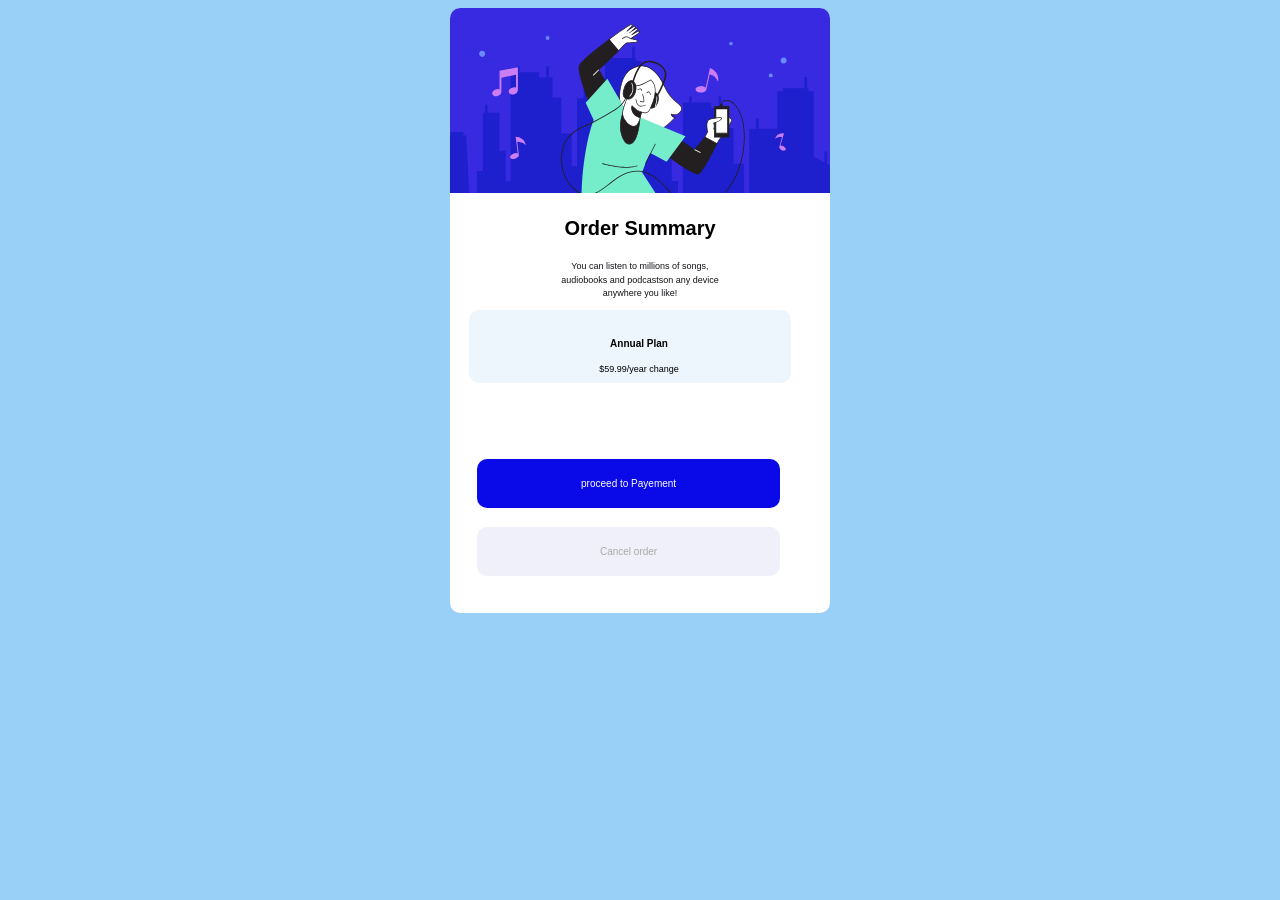
<file: assests/fifth assesment/index.html>
<!DOCTYPE html>
<html lang="en">
<head>
    <meta charset="UTF-8">
    <meta name="viewport" content="width=\, initial-scale=1.0">
    <link rel="stylesheet" href="index.css">
    <title>fifth Assesment</title>
</head>
<body>
    <div class="playlist">
    <main class="big-box">
        
        <div id="image">
            <img src="../fifth/illustration-hero.svg" alt="music-vibing-img">
        </div>

        <div class="write-up">

            <h3 id="intro">Order Summary</h3>
            <p id="information">
                You can listen to millions of songs,<br/>
                audiobooks and podcastson any device<br/>
                anywhere you like!
            </p>

            <div class="payement-plan">
               <p id="Date">Annual Plan</p>
               <div></div>
                <p id="price">$59.99/year change</p>
                </div>
            </div>
            <div class="button">
            <button id="approve">proceed to Payement</button>
            <button id="reject">Cancel order</button>
            </div>
        </div>
        
    </main>
    </div>
    
</body>
</html>
</file>
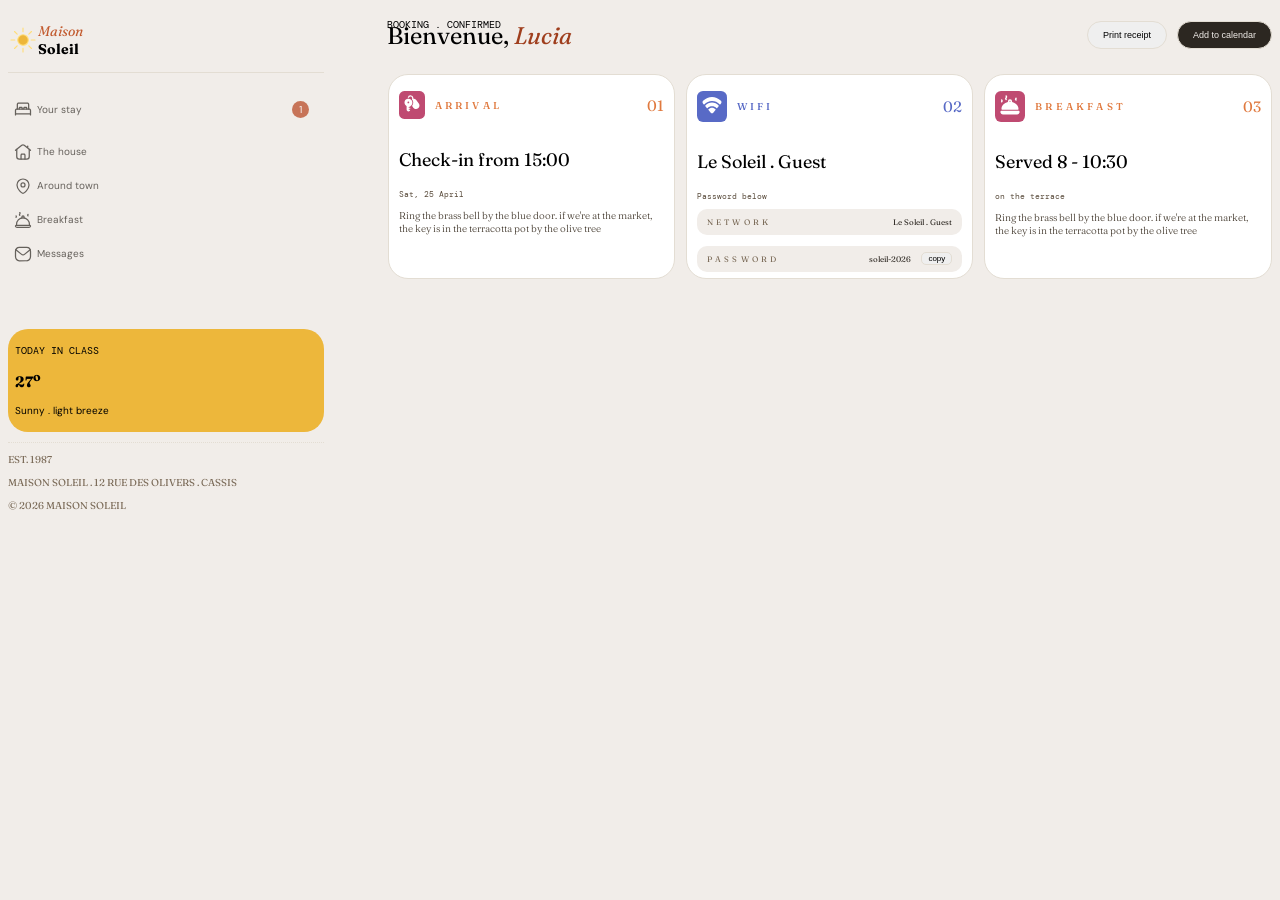
<file: solutions-folder/advancedPratice/index.html>
<!DOCTYPE html>
<html lang="en">
<head>
    <meta charset="UTF-8">
    <meta name="viewport" content="width=device-width, initial-scale=1.0">
    <link rel="icon" type="image/x-icon" href="../../assests/practiceAdvance1/favicon-32x32.png" />
 <link rel="preconnect" href="https://fonts.googleapis.com">
<link rel="preconnect" href="https://fonts.gstatic.com" crossorigin>
<link href="https://fonts.googleapis.com/css2?family=DM+Mono:ital,wght@0,300;0,400;0,500;1,300;1,400;1,500&family=DM+Sans:ital,opsz,wght@0,9..40,100..1000;1,9..40,100..1000&family=Fraunces:ital,opsz,wght@0,9..144,100..900;1,9..144,100..900&display=swap" rel="stylesheet">
    <link rel="stylesheet" href="index.css" />
    <title>Grettings</title>
</head>
<body>
    <main class="maison">

        <!--Sidebar -->
        <section class="sidebar">
            <div class="soleil">
                <img src="../../assests/practiceAdvance1/icon-sun.svg" alt="sun" width="30" />
                <p>
                    <i id="maison-text">Maison</i> <br />
                    <b>Soleil</b>
                </p>
            </div>


            <div class="link-list">
                    <div class="firsts">
                        <div class="linked">
                            <img src="../../assests/practiceAdvance1/icon-bed.svg" alt="bed" />
                            <p>Your stay</p>
                        </div>
                        <p id="num">1</p>
                     </div>
                       <div class="firsts">
                        <div  class="linked">
                            <img src="../../assests/practiceAdvance1/icon-house.svg" alt="house" />
                            The house
                        </div>
                     </div>
                       <div class="firsts">
                        <div  class="linked">
                            <img src="../../assests/practiceAdvance1/icon-pin.svg" alt="icon" />
                            Around town
                        </div>
                     </div>
                       <div class="firsts">
                        <div  class="linked">
                            <img src="../../assests/practiceAdvance1/icon-breakfast-outline.svg" alt="breakfast" />
                            Breakfast
                        </div>
                     </div>
                         <div class="firsts">
                        <div  class="linked">
                            <img src="../../assests/practiceAdvance1/icon-mail.svg" alt="breakfast" />
                            Messages
                        </div>
                     </div>
            </div>


            <div class="heads">
                <div class="sunny">
                    <p id="today">today in class</p>
                    <h1 id="deg">27<sup>o</sup></h1>
                    <p id="light">Sunny . light breeze</p>
                </div>
                <div class="date">
                    <p>est. 1987</p>
                    <p>maison soleil  . 12 rue des olivers . cassis</p>
                    <p>
                        &copy; 2026 maison soleil
                    </p>
                </div>
            </div>


        </section>





        <!--Main View-->
        <section class="main-view">
            <header>
                <p id="book">Booking . confirmed</p>
                <div class="books">
                    <p id="lucia">Bienvenue, <i style="color:  hsl(15, 69%, 37%);">lucia</i></p>
                    <div class="buttons">
                        <button class="print">Print receipt</button>
                        <button class="calendar">Add to calendar</button>
                    </div>
                </div>
            </header>

            <section>
                <!---->
            </section>


            <section class="last">
                <div class="all">
                    <div class="arrival">
                        <div class="arrive">
                           <p class="key">
<img src="../../assests/practiceAdvance1/icon-key.svg" alt="key" width="20" />
                           </p> 
                            <p >arrival</p>
                        </div>
                        <p id="val">01</p>
                    </div>

                    <p id="check">Check-in from 15:00</p>
                    <p id="sat">Sat, 25 April</p>
                    <p id="ring">Ring the brass bell by the blue door. if we're at the market, the key is in the terracotta pot by the olive tree</p>

                </div>
                <div class="all">
                    <div class="guest">
                        <div class="arrive">
                            <p class="wifi">
                            <img src="../../assests/practiceAdvance1/icon-wifi.svg" alt="key" />

                            </p>
                            <p>Wifi</p>
                        </div>
                        <p id="val">02</p>
                    </div>

                    <p id="check">Le Soleil . Guest</p>
                    <p id="sat">Password below</p>

                    <div class="network">
                        <p id="net">Network</p>
                        <p>Le Soleil . Guest</p>
                    </div>

                    <div class="password">
                        <p id="net">password</p>

                        <div class="copy">
                            <p>soleil-2026</p>
                            <button class="copy-cat">copy</button>
                        </div>
                    </div>


                </div>
                <div class="all">
                    <div class="arrival">
                        <div class="arrive">
                                                       <p class="key">

                            <img src="../../assests/practiceAdvance1/icon-breakfast.svg" alt="break" />
                            </p>
                            <p>breakfast</p>
                        </div>
                        <p id="val">03</p>
                    </div>

                    <p id="check">Served 8 - 10:30</p>
                    <p id="sat">on the terrace</p>
                    <p  id="ring">Ring the brass bell by the blue door. if we're at the market, the key is in the terracotta pot by the olive tree</p>

                </div>
            </section>

        </section>
    </main>
    
</body>
</html>
</file>
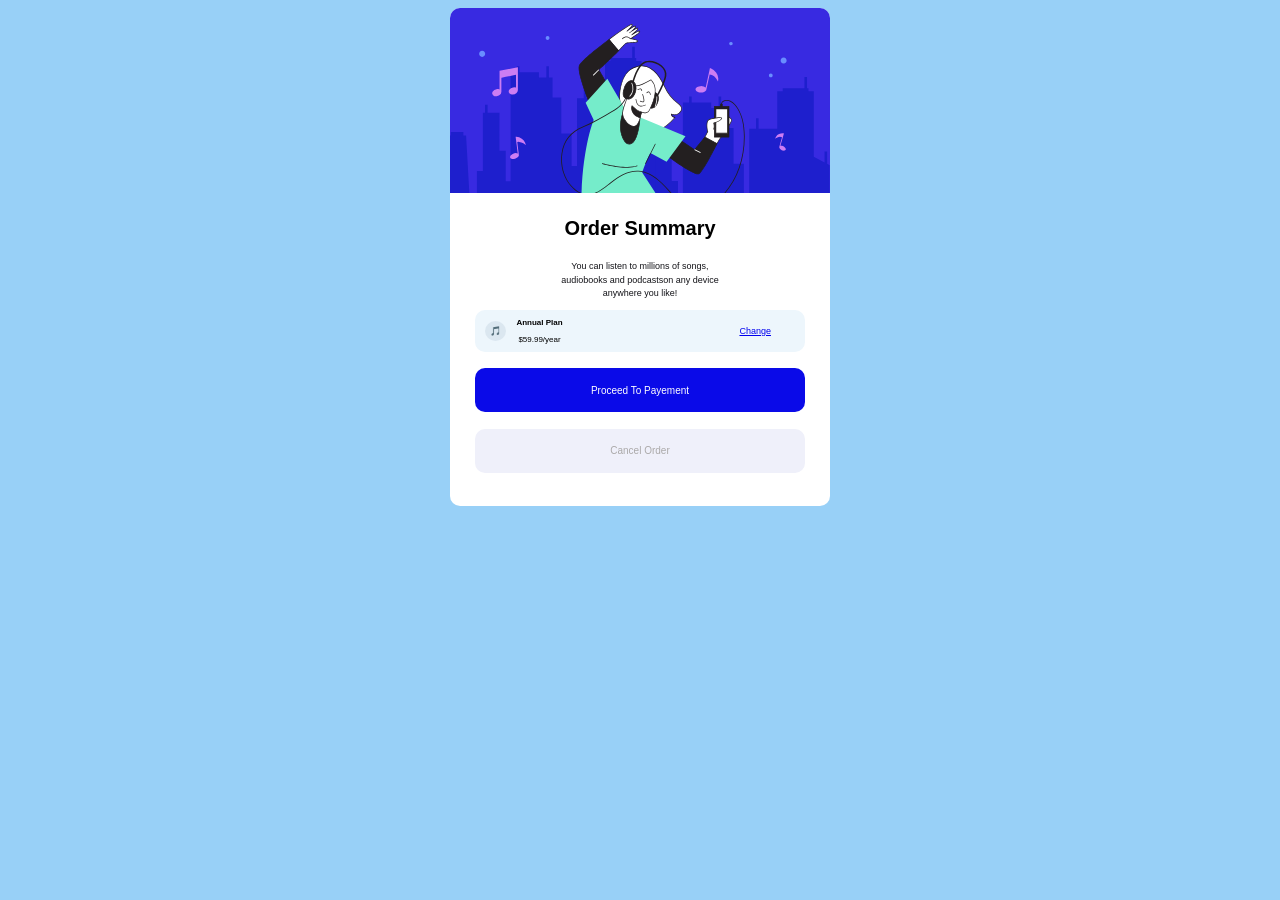
<file: solutions-folder/fifth/index.html>
<!DOCTYPE html>
<html lang="en">
<head>
    <meta charset="UTF-8">
    <meta name="viewport" content="width=\, initial-scale=1.0">
    <link rel="stylesheet" href="index.css">
    <title>fifth Assesment</title>
</head>
<body>
    <div class="playlist">
    <main class="big-box">
        
        <div id="image">
            <img src="../../assests/fifth/illustration-hero.svg" alt="music-vibing-img">
        </div>

        <div class="write-up">

            <h3 id="intro">Order Summary</h3>
            <p id="information">
                You can listen to millions of songs,<br/>
                audiobooks and podcastson any device<br/>
                anywhere you like!
            </p>

            <div class="payement-plan">
                <div class="plan">
                    <div id="music">
                        🎵
                    </div>

                    <div>
                          <p id="Date">Annual Plan</p>
                          <p id="price">$59.99/year</p>
                    </div>
                </div>
             
               <di class="change">
                <a href="#">Change</a>
                </div>
            </div>


            <div class="button">
            <button id="approve">proceed to Payement</button>
            <button id="reject">Cancel order</button>
            </div>
        </div>
        
    </main>
    </div>
    
</body>
</html>
</file>
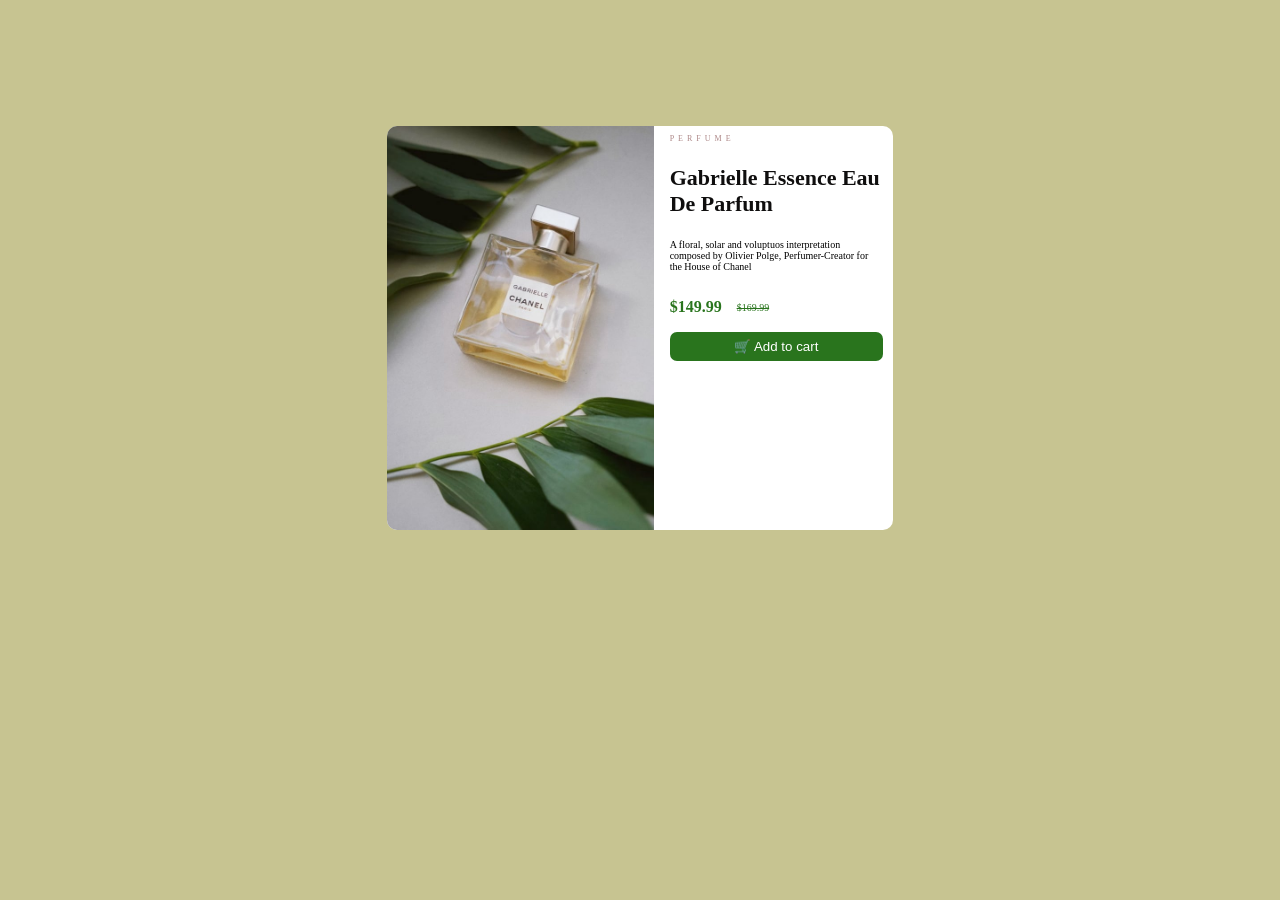
<file: solutions-folder/fourth/index.html>
<!DOCTYPE html>
<html lang="en">
<head>
    <meta charset="UTF-8">
    <meta name="viewport" content="width=device-width, initial-scale=1.0">
    <link rel="stylesheet" href="./index.css"/>
    <title>Fourth Design</title>
</head>
<body>
    <div class="big">

    <main class="big-box"> <!--Big box-->

        <div class="first-box"> <!--First Box-->
            <img src="../../assests/fourth/image-product-desktop.jpg" alt="fourth-img"  />
        </div>


        <div class="second-box"> <!--Second Box-->
            <p id="perf">perfume</p>

            <h3 id="gabriele">
                Gabrielle Essence Eau De Parfum
            </h3>

            <p id="floral">
                A floral, solar and voluptuos interpretation composed by Olivier Polge, Perfumer-Creator for the House of Chanel
            </p>

            <div class="box">
                <p style="font-weight: 800;">$149.99</p>
                <p id="small">$169.99</p>
            </div>

            <button class="button">
                🛒 Add to cart
            </button>

        </div>

    </main>
        </div>

    
</body>
</html>
</file>
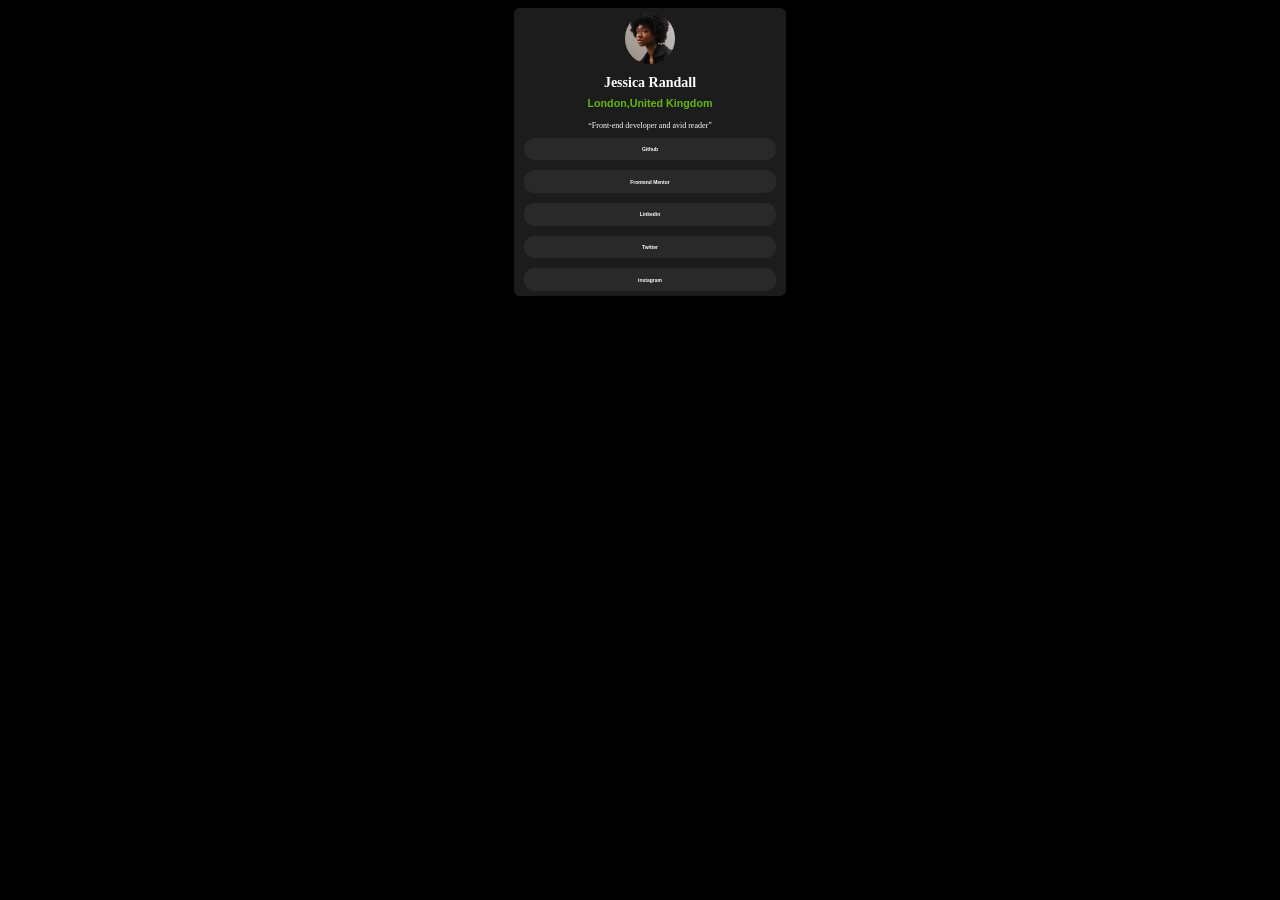
<file: solutions-folder/second/index.html>
<!DOCTYPE html>
<html lang="en">
<head>
    <meta charset="UTF-8">
    <meta name="viewport" content="width=device-width, initial-scale=1.0">
    <link rel="stylesheet" href="./index.css">
    <title>Document</title>
</head>
<body>
    <div class="portfolio">
        <div class="information">
           
            <img src="../../assests/second//avatar-jessica.jpeg" alt="avatar-jessica">
            <div class="name">
             <h2>Jessica Randall</h2>
            <h6>London,United Kingdom</h6>
            </div>
          
            <p><q>Front-end developer and avid reader</q></p>
           
             <div class="skills">
                 <div id="Github">
                <h5>Github</h5>
            </div>
            <div id="Front-endMentor">
                <h5>Frontend Mentor</h5>
            </div>
            <div id="Linkedin">
                <h5>Linkedin</h5>
            </div>
            <div id="Twitter">
                <h5>Twitter</h5>
            </div>
            <div id="instagram">
               <h5>instagram</h5> 
            </div>

            </div>


        </div>
    </div>
    
</body>
</html>
</file>
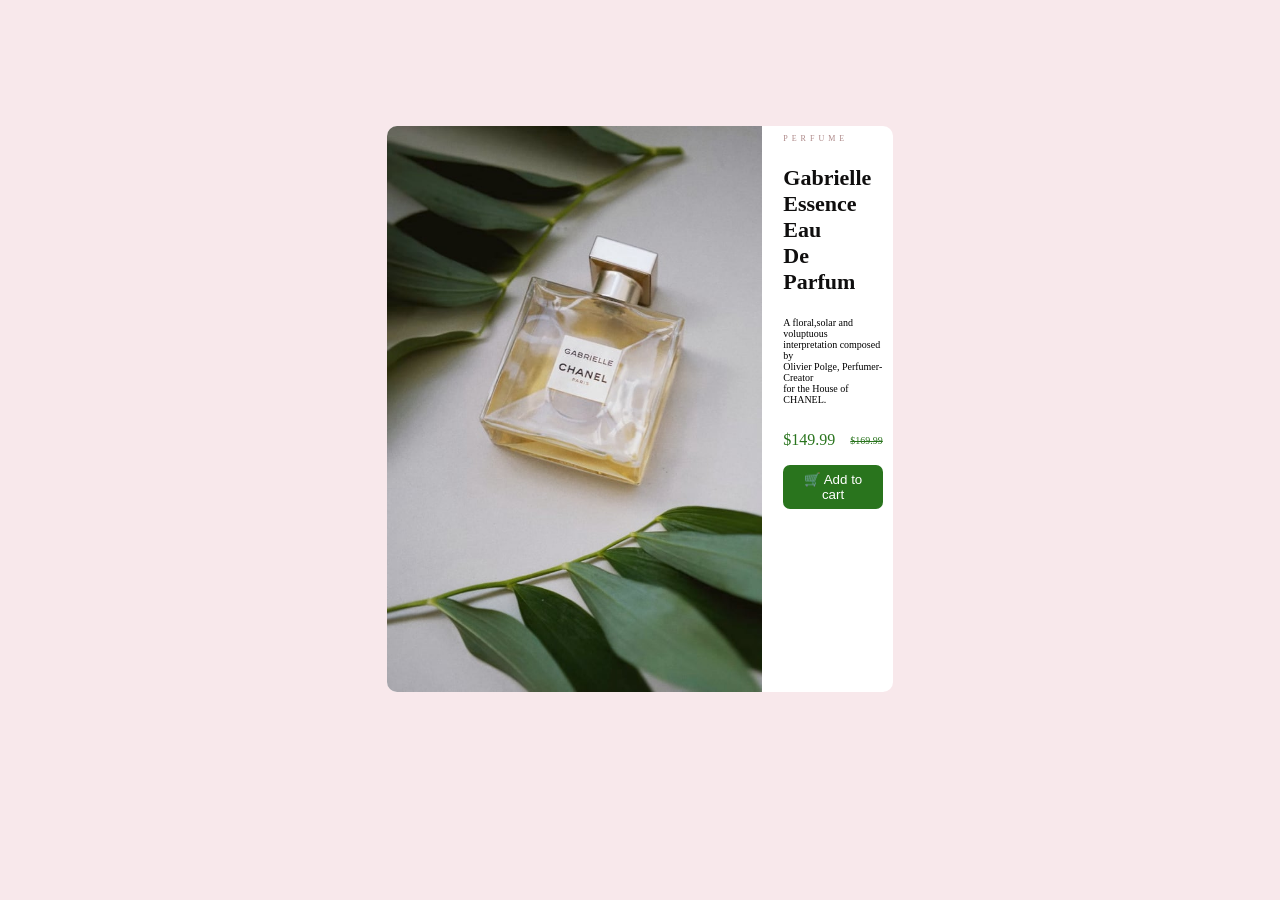
<file: fourth.html>
<!DOCTYPE html>
<html lang="en">
<head>
    <meta charset="UTF-8">
    <meta name="viewport" content="width=device-width, initial-scale=1.0">
    <link rel="stylesheet" href="fourth.css">
    <title>Fourth Assesment</title>
</head>
<body>
    <div class="big">
    <main class="business-card">
        <div id="perfume-picture">
          <img src="assests/fourth/image-product-desktop.jpg" alt="img-Perfume">
        </div>

        <div class="write-up">
            <p id="perfume">perfume</p>

            <h3 id="intro">
                Gabrielle <br/>
                Essence Eau <br/>
                De Parfum <br/>
            </h3>

            <p id="floral">A floral,solar and voluptuous <br/>
               interpretation composed by <br/>
               Olivier Polge, Perfumer-Creator<br/>
               for the House of CHANEL.
            </p>
            <div class="price">
                <p>$149.99</p>
                <p id="small">$169.99</p>
            </div>

            <button class="button">
                🛒 Add to cart
            </button>
       </div>
    </main>
    </div>
</body>
</html>
</file>
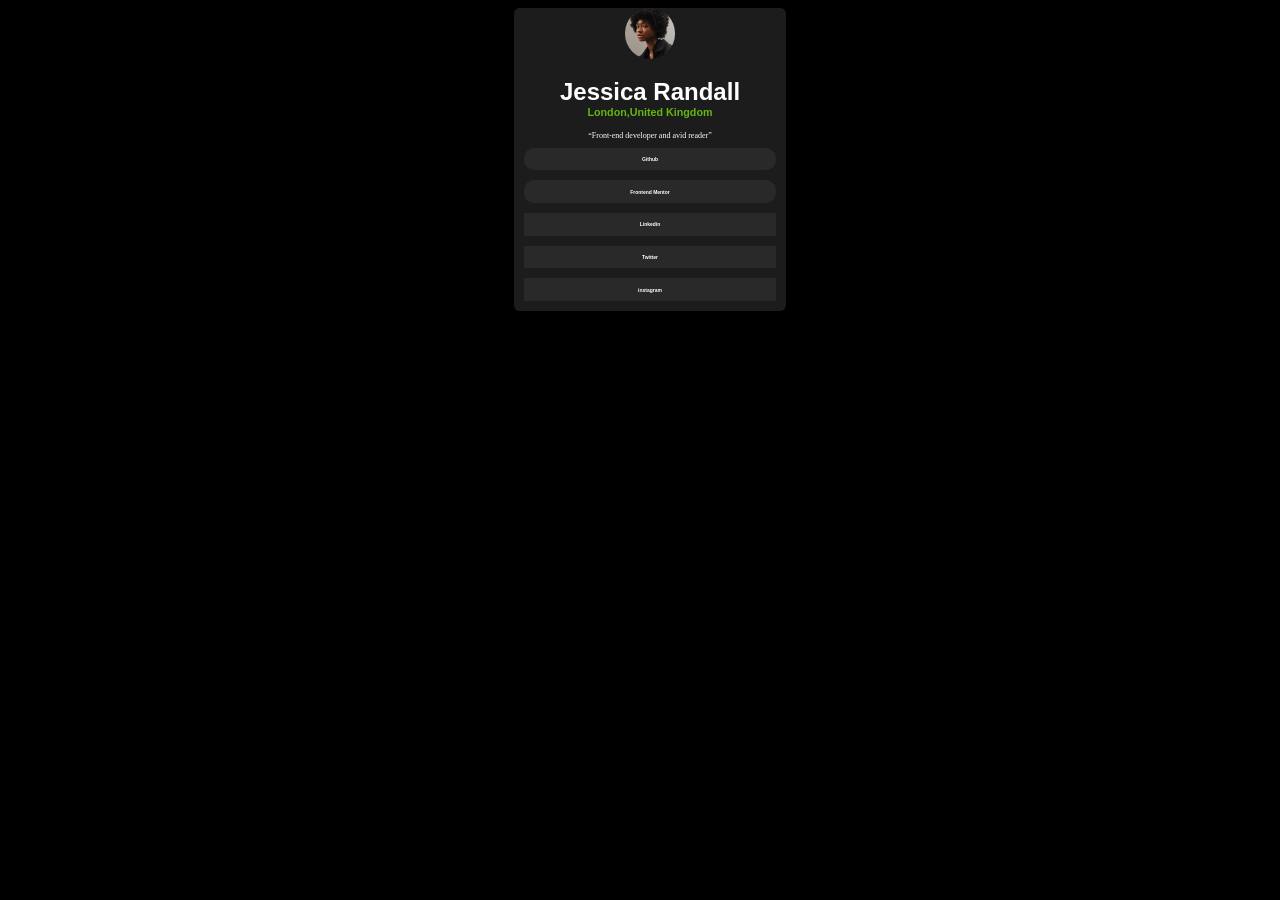
<file: second.html>
<!DOCTYPE html>
<html lang="en">
<head>
    <meta charset="UTF-8">
    <meta name="viewport" content="width=device-width, initial-scale=1.0">
    <link rel="stylesheet" href="index.css">
    <title>Document</title>
</head>
<body>
    <div class="portfolio">
        <div class="information">
            <img src="assests/second/avatar-jessica.jpeg" alt="avatar-jessica">
            <h2>Jessica Randall</h2>
            <h6>London,United Kingdom</h6>
            <p><q>Front-end developer and avid reader</q></p>

            <div class="skills">

                <div id="Github">
                <h5>Github</h5>
                </div>
                <div id="Front-endMentor">
                    <h5>Frontend Mentor</h5>
                </div>
                <div id="Linkedin">
                    <h5>Linkedin</h5>
                </div>
                <div id="Twitter">
                    <h5>Twitter</h5>
                </div>
                <div id="instagram">
                <h5>instagram</h5> 
                </div>

            </div>
            


        </div>
    </div>
    
</body>
</html>
</file>
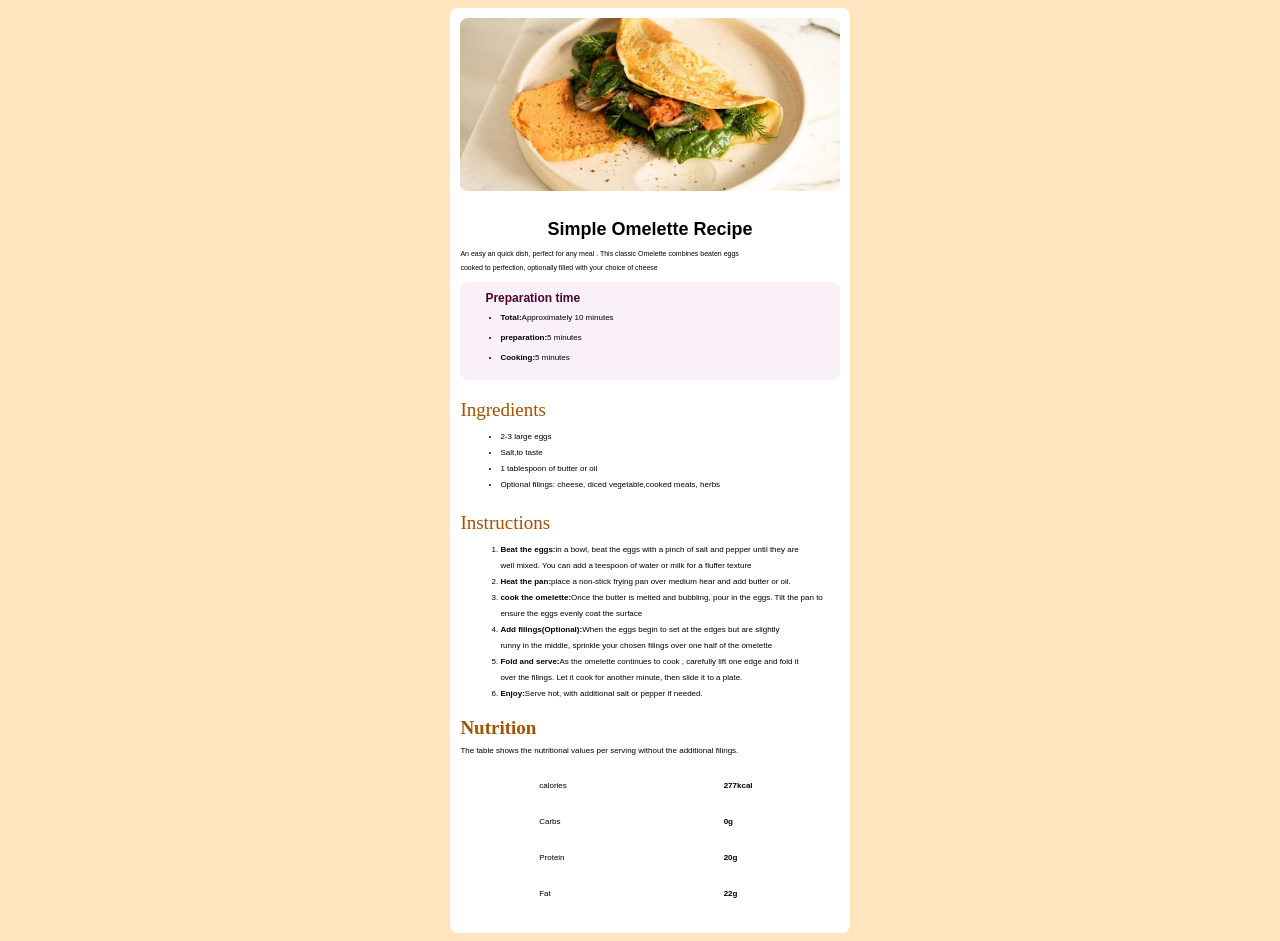
<file: third.html>
<!DOCTYPE html>
<html lang="en">
<head>
    <meta charset="UTF-8">
    <meta name="viewport" content="width=device-width, initial-scale=1.0">
    <link rel="stylesheet" href="third.css">
    <title>Third Assesment</title>
</head>
<body>
    <div class="instruction">
        <div class="structure">
            <div class="basic-styling">
            <img src="assests/third/image-omelette.jpeg" alt="image-omelette">
            <h4 >Simple Omelette Recipe</h4>
            <p id="description">An easy an quick dish, perfect for any meal . This classic Omelette combines beaten eggs<br/>
            cooked to perfection, optionally filled with your 
            choice of cheese </p>
            </div>
            <div class="preparation-time">
                <div class ="preparation">
                    <p id="time">Preparation time</p >
                    <ul id="meal">
                        <li><b>Total:</b>Approximately 10 minutes</li>
                        <li><b>preparation:</b>5 minutes</li>
                        <li><b>Cooking:</b>5 minutes</li>
                    </ul>
                </div>

                <div id="ingredients"> Ingredients
                    <ul id ="servings">
                        <li>2-3 large eggs</li>
                        <li>Salt,to taste</li>
                        <li>1 tablespoon of butter or oil</li>
                        <li>Optional filings: cheese, diced vegetable,cooked meats, herbs</li>
                    </ul>
                </div>

                <div id="steps">Instructions
                    <ol id ="instruction">
                        <li><b>Beat the eggs:</b>in a bowl, beat the eggs with a pinch of salt and pepper until they are <br/>
                        well mixed. You can  add a teespoon of water or milk for a fluffer texture </li>

                        <li><b>Heat the pan:</b>place a non-stick frying pan over medium hear and add  butter or oil.</li>

                        <li><b>cook the omelette:</b>Once the butter is melted and bubbling, pour in the eggs. Tilt the pan to ensure  the eggs evenly coat the surface</li>

                        <li><b>Add filings(Optional):</b>When the eggs begin to set at the edges but are slightly <br/>
                        runny in the middle, sprinkle your chosen filings over one half of the omelette</li>

                        <li><b>Fold and serve:</b>As the omelette continues to cook , carefully lift one edge and fold it <br>
                        over the filings. Let it cook for another minute, then slide it to a plate.</li>

                        <li><b>Enjoy:</b>Serve hot, with additional salt or pepper if needed.</li>
                    </ol>
                </div>

                <h5><b>Nutrition</b></h5>
                <p>The table shows the nutritional values per serving without the additional filings.</p>
                
                <table class="my-table">
                    <tbody>
                        <tr>
                            <td><p>calories</p></td>
                            <td><b><p>277kcal</p></b></td>
                        </tr>
                        <tr>
                            <td><p>Carbs</p></td>
                            <td><b><p>0g</p></b></td>
                        </tr>
                        <tr>
                            <td><p>Protein</p></td>
                            <td><b><p>20g</p></b></td>
                        </tr>
                        <tr>
                            <td><p>Fat</p></td>
                            <td><b><p>22g</p></b></td>
                        </tr>
                    </tbody>
                </table>
            </div>
        </div>
    </div>
    
</body>
</html>
</file>
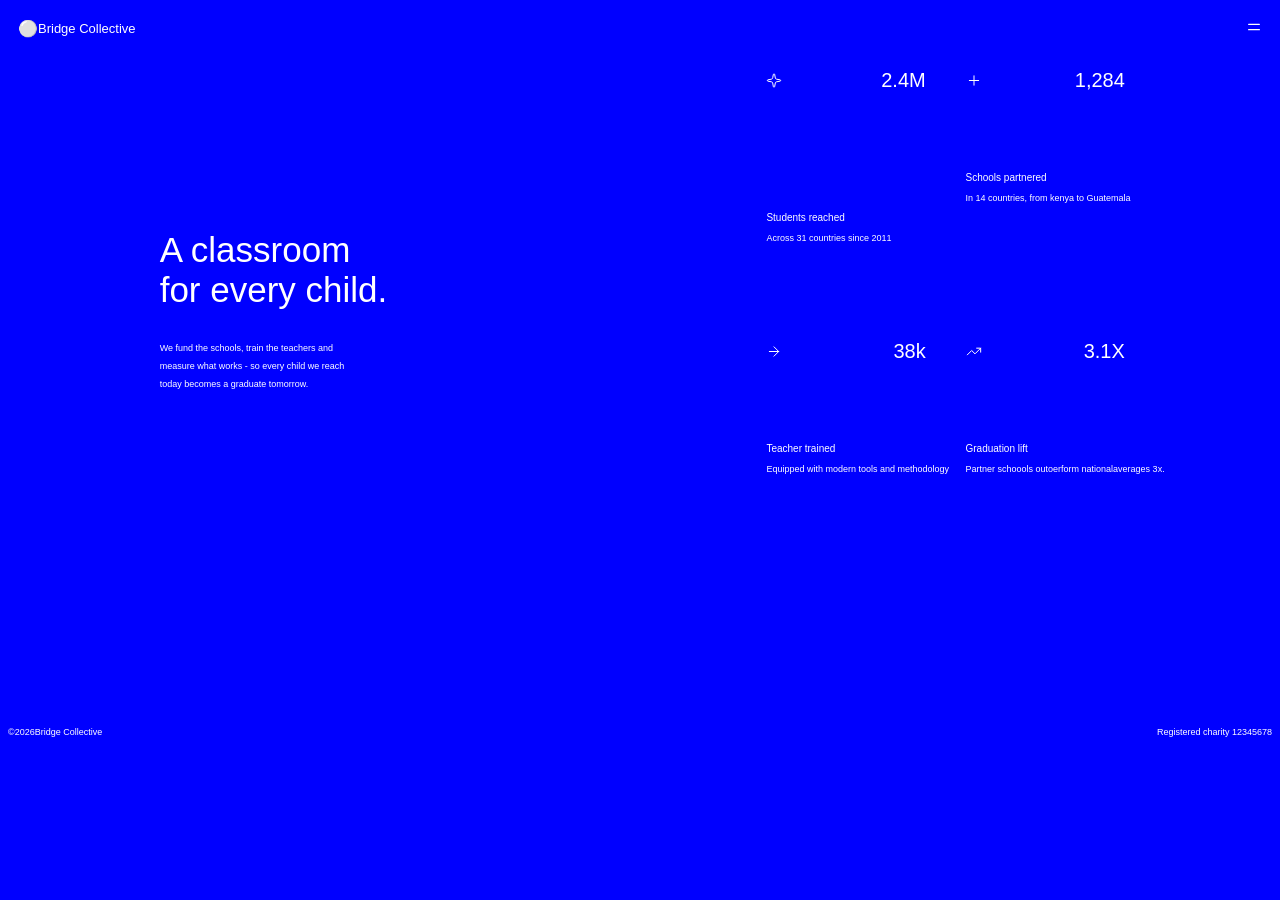
<file: sixth assesment/sixth.html>
<!DOCTYPE html>
<html lang="en">
<head>
    <meta charset="UTF-8">
    <meta name="viewport" content="width=device-width, initial-scale=1.0">
    <link rel="stylesheet" href="sixth.css">
    <title>Sixth Assesment</title>
</head>
<body>
    <div class="intro-symbols">
        <nav id="top">
        <div id="joined">
            <div id="circle">⚪ </div> 
            <p id="bridge">Bridge Collective</p>
       </div>
       </nav>

       <div id="equals-to-icon">
          <img src="../assests/Sixth/icon-menu.svg" alt="equals-to-img">
        </div>
    </div>
    <div class="big-box">
        <div class="first-part">
            <h2 id="intro">
                A classroom<br/>
                for every child.
            </h2>
            <p id="information">
                We fund the schools, train the teachers and<br/>
                measure what works - so every child we reach<br/>
                today becomes a graduate tomorrow.
            </p>
        </div>
        <div class="second-path">
            <div class="followers">
                <div id="stars">
                    <img src="../assests/Sixth/icon-sparkle.svg" alt="star-img">
                    <h3 id="numbers">2.4M</h3> 
               </div>
               
                <p id="student">Students reached</p>
                <p id="small">Across 31 countries since 2011</p>

            </div>
            <div class="sponsorship">
                <div class="joined">
                    <img src="../assests/Sixth/icon-plus.svg" alt="plus-img">
                    <h3 id="numbers">1,284</h3>
                </div>
                <p id="partnered">Schools partnered</p>
                <p id="history">In 14 countries, from kenya to Guatemala</p>
                
            </div>
            <div class="mentorship">
               <div class="arrow">
                 <img src="../assests/Sixth/icon-arrow-right.svg" alt="">
                 <h3 id="numbers">38k</h3> 
               </div>
               <p id="trained">Teacher trained</p>
               <p id="small">Equipped with modern tools and methodology</p>
            </div>
            <div class="Graduation">
                <div class="rise-arrow">
                    <img src="../assests/Sixth/icon-trending-up.svg" alt="rising arrow">
                  <h3 id="numbers">3.1X</h3>
                </div>
                <p id="lift">Graduation lift</p>
                <p id="small">Partner schoools outoerform nationalaverages 3x.</p>
            </div>
          

        </div>
       
    </div>
  
       <footer class="footer">
            <p id="copy-right"> &copy;2026Bridge Collective </p> 
            <p id="registration">Registered charity 12345678</p> 
        </footer>
   
</body>
</html>
</file>
<file: assests/fifth assesment/index.css>
body{
    background-color: rgb(152, 208, 247);
}

.big-box{
    display: flex;
    flex-direction: column;
    background-color: white;
    width: 30%;
    margin-left: 35%;
    margin-right: 35%;
    border-radius: 10px;
    align-content: center;
    height: 100%;
    

    
}
img{
    width: 100%;
    border-top-right-radius: 10px;
    border-top-left-radius: 10px;

}
#intro{
    color: black;
    font-size: 20px;
    text-align: center;
    font-weight: 900;
    font-family: 'Segoe UI', Tahoma, Geneva, Verdana, sans-serif;
}
#information{
    font-family: 'Segoe UI', Tahoma, Geneva, Verdana, sans-serif;
    color: rgb(20, 20, 25);
    font-weight: 100;
    font-size: 9px;
    text-align: center;
    line-height: 150%;
}
.payement-plan{
    background-color: rgb(237, 246, 252);
    display: flex;
    flex-direction: column;
    width: 80%;
    text-align: center;
    align-items: center;
    border-radius: 10px;
    font-family: 'Segoe UI', Tahoma, Geneva, Verdana, sans-serif;
    font-size: 9px;
    justify-content: center;
    padding-left: 18px;
    padding-top: 18px;
    margin-left: 5%;
    margin-bottom: 20%;
}
#Date{
    display: flex;
    flex-direction: column;
    font-size: 10px;
    font-weight: 800;
    margin-bottom: 2%;
}
.button{
    display: flex;
    flex-direction: column;
}
#approve{
    background-color: rgb(10, 10, 232);
    margin-bottom: 5%;
    font-size: 10px;
    font-family: 'Segoe UI', Tahoma, Geneva, Verdana, sans-serif;
    font-weight: 500;
    padding-top: 5%;
    padding-bottom: 5%;
    border: none;
    border-radius: 10px;
    color: white;
    width: 80%;
    margin-left: 7%;
}
#reject{
    background-color: rgb(239, 240, 250);
    margin-bottom: 10%;
    font-size: 10px;
    font-family: 'Segoe UI', Tahoma, Geneva, Verdana, sans-serif;
    font-weight: 500;
    padding-top: 5%;
    padding-bottom: 5%;
    border: none;
    border-radius: 10px;
    color: rgb(171, 169, 169);
    width: 80%;
    margin-left: 7%;
}
</file>
<file: solutions-folder/advancedPratice/index.css>
/* @import url('https://fonts.googleapis.com/css2?family=Fraunces:ital,opsz,wght@0,9..144,100..900;1,9..144,100..900&display=swap'); */


body {
  font-family: "Fraunces", serif;
  background-color:    hsl(30, 24%, 93%);
  font-size: 14px;
}

.maison {
    display: flex;
    justify-content: space-between;
}

.sidebar {
    width: 25%;
}

.main-view {
    width: 70%;
    font-size: 10px;
}

.soleil{
    display: flex;
    border-bottom: 1px solid hsl(36, 22%, 86%);
    align-items: center;
}
#maison-text {
    color: hsl(18, 62%, 47%);
}

.link-list {
    gap: 10px;
    display: flex;
    flex-direction: column;
    font-size: 10px;
      font-family: "DM Sans", sans-serif;
      margin-top: 5%;
}

.firsts {
    display: flex;
    justify-content: space-between;
    align-items: center;
    cursor: pointer;
    padding: 2px 15px 2px 5px;
    border-radius: 10px;
    color: hsl(33, 15%, 15%);
    opacity: 0.7;
}
.linked {
    display: flex;
    align-items: center;
    gap: 4px;
}

.firsts:hover {
    background-color: white;
    opacity: 1;
    font-weight: 600;
}
#num {
    background-color: hsl(15, 74%, 41%);
    padding: 2px 7px 2px 7px;
    border-radius: 100%;
    color: white;
}

.heads {
    display: flex;
    flex-direction: column;
    gap: 10px;
    margin-top: 20%;
}

.sunny {
    background-color: hsl(42, 83%, 58%);
    padding: 5px 7px 5px 7px;
    border-radius: 20px;
    font-size: 10px;
     font-family: "DM Mono", monospace;
}
#today {
    text-transform: uppercase;
}
#light {
      font-family: "DM Sans", sans-serif;
}
#deg {
      font-family: "Fraunces", serif;
}

.date {
    border-top: 1px dotted hsl(36, 22%, 86%);
    text-transform: uppercase;
    font-size: 10px;
    color: hsl(33, 17%, 41%);
}

#book {
    font-family: "DM Mono", monospace;
    text-transform: uppercase;


}

.books {
    display: flex;
    justify-content: space-between;
    align-items: center;
    margin-top: -5%;
}
#lucia {
    font-size: 24px;
    text-transform: capitalize;
}

.buttons {
    display: flex;
    gap: 10px;
}

.print {
    border-radius: 50px;
    border: 1px solid hsl(36, 22%, 86%) ;
    font-size: 9px;
    padding-left: 15px;
    padding-right: 15px;
    padding-top: 8px;
    padding-bottom: 8px;
    cursor: pointer;
    font-weight: 500;
}
.calendar {
    border-radius: 50px;
    border: 1px solid hsl(36, 22%, 86%) ;
    font-size: 9px;
    padding-left: 15px;
    padding-right: 15px;
    padding-top: 8px;
    padding-bottom: 8px;
    cursor: pointer;
    font-weight: 500;
    background-color: hsl(33, 15%, 15%);
    color:  hsl(30, 24%, 93%);
}

.print:hover {
     background-color: hsl(33, 15%, 15%);
    color:  hsl(30, 24%, 93%);
}
.calendar:hover {
    border-radius: 50px;
    border: 1px solid hsl(36, 22%, 86%) ;
    background-color: none;
      background-color:    hsl(30, 24%, 93%);
      color:  hsl(33, 15%, 15%);
}
.last {
    display: flex;
    justify-content: space-around;
    gap: 10px;
}
.all {
    background-color: hsl(0, 0%, 100%);
    border: 1px solid hsl(36, 22%, 86%);
    border-radius: 20px;
    padding: 6px 10px 6px 10px;
    width: 30%;
}
.arrival {
    display: flex;
    align-items: center;
    justify-content: space-between;
    color: hsl(22, 72%, 56%);
}
.arrive {
    display: flex;
    align-items: center;
    text-transform: uppercase;
    gap: 10px;
    letter-spacing: 0.2rem;
    font-weight: 500;
}
.key {
    width: 50%;
    height: 50%;
    padding: 2px 3px 2px 3px ;
    background-color: hsl(340, 48%, 52%);
    border-radius: 20%;
}
#val {
    font-size: 15px;
}
#check {
    font-size: 18px;
}
#sat {
    font-family: "DM Mono", monospace;
    color: hsl(32, 20%, 29%);
    font-size: 8px;
}
#ring {
    color: hsl(33, 22%, 20%);
    font-weight: 300;
}
.guest {
     display: flex;
    align-items: center;
    justify-content: space-between;
        color: hsl(230, 49%, 56%);
}
.wifi {
     width: 50%;
    height: 50%;
    padding: 2px 3px 2px 3px ;
    background-color: hsl(230, 49%, 56%);
    border-radius: 20%;
}
.network {
    display: flex;
    justify-content: space-between;
    background-color: hsl(30, 24%, 93%);
    padding: 0.2px 10px 0.2px 10px;
    border-radius: 10px;
    font-size: 8px;
    color: hsl(33, 15%, 15%);

}
#net {
    letter-spacing: 0.2rem;
    text-transform: uppercase;
    color: hsl(33, 17%, 41%);
}

.password {
     display: flex;
    justify-content: space-between;
    background-color: hsl(30, 24%, 93%);
    padding: 0.2px 10px 0.2px 10px;
    border-radius: 10px;
    font-size: 8px;
    color: hsl(33, 15%, 15%);
    margin-top: 4%;
}
.copy {
    display: flex;
    gap: 10px;
    align-items: center;

}
.copy-cat {
      border: 1px solid hsl(36, 22%, 86%) ;
      font-size: 8px;
      border-radius: 5px;
}
</file>
<file: solutions-folder/fifth/index.css>
body{
    background-color: rgb(152, 208, 247);
}

.big-box{
    display: flex;
    flex-direction: column;
    background-color: white;
    width: 30%;
    margin-left: 35%;
    margin-right: 35%;
    border-radius: 10px;
    align-content: center;
    justify-content: center;
    height: 100%;


    
}
img{
    width: 100%;
    border-top-right-radius: 10px;
    border-top-left-radius: 10px;

}

.write-up {
    padding-left: 25px;
    padding-right: 25px;
}
#intro{
    color: black;
    font-size: 20px;
    text-align: center;
    font-weight: 900;
    font-family: 'Segoe UI', Tahoma, Geneva, Verdana, sans-serif;
}
#information{
    font-family: 'Segoe UI', Tahoma, Geneva, Verdana, sans-serif;
    color: rgb(20, 20, 25);
    font-weight: 100;
    font-size: 9px;
    text-align: center;
    line-height: 150%;
}
.payement-plan{
    background-color: rgb(237, 246, 252);
    display: flex;
    width: 100%;
    text-align: center;
    align-items: center;
    border-radius: 10px;
    font-family: 'Segoe UI', Tahoma, Geneva, Verdana, sans-serif;
    font-size: 9px;
    justify-content: space-between;
    margin-bottom: 5%;
}
.plan {
    display: flex;
    justify-content: center;
    align-items: center;
    gap: 10px;
    padding-left: 10px;
}

.change {
    width: 30%;
}
#music {
    background-color: #c9d6e379;
    padding-top: 5px;
    padding-bottom: 5px;
    border-radius: 100%;
    padding-left: 5px;
    padding-right: 5px;
}
#Date{
    display: flex;
    flex-direction: column;
    font-size: 8px;
    font-weight: 800;
    margin-bottom: 2%;
}
.button{
    display: flex;
    flex-direction: column;
    align-items: center;
       padding-left: 25px;
    padding-right: 25px;
}
#approve{
    background-color: rgb(10, 10, 232);
    margin-bottom: 5%;
    font-size: 10px;
    font-family: 'Segoe UI', Tahoma, Geneva, Verdana, sans-serif;
    font-weight: 500;
    padding-top: 5%;
    padding-bottom: 5%;
    border: none;
    border-radius: 10px;
    color: white;
    text-transform: capitalize;
        width: 100%;
}
#approve:hover {
    background-color: rgb(4, 4, 28);
    cursor: pointer;
      box-shadow: 0 4px 8px 0 rgba(0, 0, 0, 0.2), 0 6px 20px 0 rgba(0, 0, 0, 0.19);

}
#reject{
    background-color: rgb(239, 240, 250);
    margin-bottom: 10%;
    font-size: 10px;
    font-family: 'Segoe UI', Tahoma, Geneva, Verdana, sans-serif;
    font-weight: 500;
    padding-top: 5%;
    padding-bottom: 5%;
    border: none;
    border-radius: 10px;
    color: rgb(171, 169, 169);
    text-transform: capitalize;
        width: 100%;

}
#reject:hover {
        background-color: rgb(154, 154, 164);
        cursor: pointer;
        color: black;
}

#price {
    font-size: 8px;
}
</file>
<file: solutions-folder/fourth/index.css>
body {
    background-color: #c7c491; 
    /* background-color: black; */
}
/*
REPRESENTATION OF COLORS IN CSS
Hex code = #ffff, #FFFDD0 
RGB = rgb( 255, 253, 208)
name = Blue, red, white , indigo 
*/

.big{
   width: 40%;
   margin-left: 30%;
   margin-right: 30%;
   margin-top: 10%;
}

.big-box {
    background-color: #FFF;
    display: flex;
    justify-content: space-between;
    width: full;
    gap:  2px;
    padding-right: 10px;
    border-radius: 10px;
    /* box-shadow: #463535 10px 10px ; */
}



img {
    width: 95%;
    border-top-left-radius: 10px;
    border-bottom-left-radius: 10px;
    height: 100%;
}

#perf {
    text-transform: uppercase;
    letter-spacing: 4px;
    font-size: 8px;
    color: #ac8686;
}

#gabriele {
    color: #0f0e0e;
    font-size: 22px;
}

#floral {
    font-size: 10px;
}

.box {
    display: flex;
    justify-content:flex-start;
    gap: 15px;
    flex-direction: row;
    align-items: center;
    color: #29741d;
}

#small {
    text-decoration: line-through;
    font-size: 10px;
}

.button {
    background-color: #29741d;
    width: 100%;
    border: 0px;
    color: #FFF;
    padding-left: 10px;
    padding-right: 10px;
    padding-top: 7px;
    padding-bottom: 7px;
    border-radius: 7px;
    cursor: pointer;
}
</file>
<file: solutions-folder/second/index.css>
body{
    background-color: black;
}

.portfolio{
    background-color: rgb(29, 28, 28);
    width: 20%;
    border-radius: 2%;
    margin-left: 40%;
    margin-right: 40%;
    padding-left: 10px;
    padding-right: 10px;
}

img{
    border-radius: 60%;
    width: 20%;
    
}

.information{
    display: flex;
    flex-direction: column;
    align-items: center;
    padding-top: 5px;
    padding-bottom: 5px;
}
p {
    color: white;
    font-size: 8px;
    margin-top: -5%;
}

h2{
    color: white;
    font-weight: 600px;
    /* font-family: 'Trebuchet MS', 'Lucida Sans Unicode', 'Lucida Grande', 'Lucida Sans', Arial, sans-serif; */
    font-size: 14px;
}
h6{
    color: rgb(99, 183, 15);
    font-family: 'Trebuchet MS', 'Lucida Sans Unicode', 'Lucida Grande', 'Lucida Sans', Arial, sans-serif;
    margin-top: -5%;
}
h5{
    color: white;
    font-weight: 600px;
    font-family: 'Trebuchet MS', 'Lucida Sans Unicode', 'Lucida Grande', 'Lucida Sans', Arial, sans-serif;
}

.skills {
    display: flex;
    flex-direction: column;
    gap: 10px;
    font-size: 6px;
    width: 100%;
}

.name {
    display: flex;
    flex-direction: column;
    /* gap: 1px; */
    text-align: center;
    /* gap: -50px; */
}

#Github{
    display: flex;
    flex-direction: column;
    text-align: center;
    background-color: rgb(41, 41, 41);
    border-radius: 10px;
}
#Front-endMentor{
    display: flex;
    flex-direction: column;
    text-align: center;
    background-color: rgb(41, 41, 41);
    justify-content: space-between;
        border-radius: 10px;

}
#Linkedin{
    display: flex;
    flex-direction: column;
    text-align: center;
    background-color: rgb(41, 41, 41);
    justify-content: space-between;
        border-radius: 10px;

}
#Twitter{
    display: flex;
    flex-direction: column;

    text-align: center;
    background-color: rgb(41, 41, 41);
    justify-content: space-between;
        border-radius: 10px;

}
#instagram{
    display: flex;
    flex-direction: column;

    text-align: center;
    background-color: rgb(41, 41, 41);
    justify-content: space-around;
        border-radius: 10px;

}
</file>
<file: fourth.css>
body{
    background-color: rgb(248, 232, 235);
}

.big{
   width: 40%;
   margin-left: 30%;
   margin-right: 30%;
   margin-top: 10%;
   margin-bottom: 10%;
}

.business-card{
    background-color: #FFF;
    display: flex;
    justify-content: space-between;
    width: full;
    gap:  2px;
    padding-right: 10px;
    border-radius: 10px;
    /* box-shadow: #463535 10px 10px ; */
}



img {
    width: 95%;
    border-top-left-radius: 10px;
    border-bottom-left-radius: 10px;
    height: 100%;
}

#perfume {
    text-transform: uppercase;
    letter-spacing: 4px;
    font-size: 8px;
    color: #ac8686;
}

#intro{
    color: #0f0e0e;
    font-size: 22px;
}

#floral {
    font-size: 10px;
}

.price{
    display: flex;
    justify-content:flex-start;
    gap: 15px;
    flex-direction: row;
    align-items: center;
    color: #29741d;
}

#small {
    text-decoration: line-through;
    font-size: 10px;
}

.button {
    background-color: #29741d;
    width: 100%;
    border: 0px;
    color: #FFF;
    padding-left: 10px;
    padding-right: 10px;
    padding-top: 7px;
    padding-bottom: 7px;
    border-radius: 7px;
    cursor: pointer;
}
</file>
<file: index.css>
body{
    background-color: black;
}

.portfolio{
    background-color: rgb(29, 28, 28);
    width: 20%;
    border-radius: 2%;
    margin-left: 40%;
    margin-right: 40%;
    padding-left: 10px;
    padding-right: 10px;
    
}

img{
    border-radius: 60%;
    width: 20%;
    
}

.information{
    display: flex;
    flex-direction: column;
    align-items: center;
    padding-bottom: 10px;
}

h2{
    color: white;
    font-weight: 600px;
    font-family: 'Trebuchet MS', 'Lucida Sans Unicode', 'Lucida Grande', 'Lucida Sans', Arial, sans-serif;
    margin-bottom: 0%;
}
h6{
    color: rgb(99, 183, 15);
    font-family: 'Trebuchet MS', 'Lucida Sans Unicode', 'Lucida Grande', 'Lucida Sans', Arial, sans-serif;
    margin-top: 0%;
    
    
}
h5{
    color: white;
    font-weight: 600px;
    font-family: 'Trebuchet MS', 'Lucida Sans Unicode', 'Lucida Grande', 'Lucida Sans', Arial, sans-serif;
}
.skills{
    display: flex;
    flex-direction: column;
    font-size: 6px;
    gap: 10px;
    width: 100%;
    
    
}
#Github{
    display: flex;
    flex-direction: column;
    text-align: center;
    background-color: rgb(41, 41, 41);
    border-radius: 10px;
}
#Front-endMentor{
    display: flex;
    flex-direction: column;
    text-align: center;
    background-color: rgb(41, 41, 41);
    justify-content: space-between;
    border-radius: 10px;
}
#Linkedin{
    display: flex;
    flex-direction: column;
    
    text-align: center;
    background-color: rgb(41, 41, 41);
    justify-content: space-between;
}
#Twitter{
    display: flex;
    flex-direction: column;
    text-align: center;
    background-color: rgb(41, 41, 41);
    justify-content: space-between;
}
#instagram{
    display: flex;
    flex-direction: column;
    text-align: center;
    background-color: rgb(41, 41, 41);
    justify-content: space-around;
}
p{
    color: white;
    font-size: 8px;
    margin-top: -5%;
}
</file>
<file: third.css>
body{
    background-color: rgba(255, 229, 192, 0.985);
}

.structure{
    display: flex;
    flex-direction: column;
    background-color: white;
    width: 30%;
    padding-left: 10px;
    padding-right: 10px;
    padding-top: 10px;
    padding-bottom: 20px;
    margin-left: 35%;
    margin-right: 35%;
    align-items: center;
    border-radius: 8px;
}


h4{
    font-size: 18px;
    text-align: center;
    font-family: 'Segoe UI', Tahoma, Geneva, Verdana, sans-serif;
    margin-bottom: 2px;
    
   
}

#time {
   font-size: 12px;
    color: rgb(73, 2, 50);
    font-weight: 600;
    font-family: 'Segoe UI', Tahoma, Geneva, Verdana, sans-serif; 
    margin-top: 0px;
    margin-bottom: -10px;
    padding-left: 25px;
    

}

#description{
    font-size: 7px;
    font-family: 'Segoe UI', Tahoma, Geneva, Verdana, sans-serif;
    font-weight: 100;
    text-align: left;
    line-height: 200%;
   
}


img{
    border-radius: 8px;
    width: 100% ;

}

.preparation {
    background-color: rgb(250, 240, 247);
    border-radius: 8px;
    border: 8px;
    font-size: 8px;
    justify-content: space-around;
    font-family: 'Segoe UI', Tahoma, Geneva, Verdana, sans-serif;
    padding-top: 4px; 
    padding-bottom: 4px;
    margin-bottom: 5%;
    
}
#meal{
    line-height: 250%;
    text-align: left;
    font-family: 'Segoe UI', Tahoma, Geneva, Verdana, sans-serif;
}
#servings{
    font-size: 8px;
    color: black;
    font-family: 'Segoe UI', Tahoma, Geneva, Verdana, sans-serif;
    line-height: 200%;
}
#ingredients{
    font-size: 19px;
    color: rgb(164, 81, 4);
    font-weight: 500;
    margin-bottom: 5%;
}
#steps{
    font-size: 19px;
    color: rgb(164, 81, 4);
    font-weight: 500;
}


#instruction{
    font-size: 8px;
    color: black;
    font-family: 'Segoe UI', Tahoma, Geneva, Verdana, sans-serif;
    line-height: 200%;
    margin-bottom: 5%;
}

h5{
    font-size: 19px;
    color: rgb(164, 81, 4);
    font-weight: 300;
    margin-bottom: -4px;
    margin-top: -4px;
}
p{
    font-size: 8px;
    color: black;
    font-family: 'Segoe UI', Tahoma, Geneva, Verdana, sans-serif;
    line-height: 200%;
    
}

.my-table {
    width: 100%;
    margin-left: 20%;
    margin-right: 20%;
    padding-bottom: -20%;

}
</file>
<file: sixth assesment/sixth.css>
body{
    background-color: blue;

}
.intro-symbols{
    display: flex;
    flex-direction: row;
    background-color: blue;
    width: 100%;
    align-items: center;
    justify-content: space-between;
}
#bridge{
    color: white;
    font-family: 'Segoe UI', Tahoma, Geneva, Verdana, sans-serif;
    font-size: small;

}

#joined{
    align-items: center;
    display: flex;
    flex-direction: row;
    padding-left: 10px;
    padding-right: 10px;
    justify-content: space-between;
}

img{
    width: 16px;
   

}
#fullstop{
    width: 10px;
    margin-left: 20px;
}
#equals-to-icon{
    margin-right: 100;
    justify-content: right;
    padding-left: 10px;
    padding-right: 10px;

}
.big-box{
    display: flex;
    flex-direction: row;
    width: 100%;
    border: 10%;
    margin-bottom: 10%;
    cursor: pointer;
  
}
.first-part{
    width: 60%;
    text-align: left;
    font-family: 'Segoe UI', Tahoma, Geneva, Verdana, sans-serif;
    color: white;
    border-color: antiquewhite;
    justify-content: center;

}
#intro{
    text-align: left;
    justify-content: end;
    font-weight: 100;
    font-size: 35px;
    padding-top: 20%;
    margin-left: 20%;
}
#information{
    font-weight: 100;
    font-size: 9px;
    line-height: 200%;
    font-family: Arial, Helvetica, sans-serif;
    margin-left: 20%;
    padding-bottom: 20%;

}
.second-path{
    display: grid;
    grid-template-columns: repeat(2, 1fr);
    grid-template-rows: repeat(2, 1fr);
    width: fit-content;
}
.followers{
    color: white;
    font-family: 'Segoe UI', Tahoma, Geneva, Verdana, sans-serif;
}
#stars{
    display: flex;
    flex-direction: row;
    justify-content: space-between;
    margin-bottom: 10%;
}
#numbers{
    font-weight: 100;
    font-size: 20px;
    margin-right: 20%;
}
#student{
    display: flex;
    flex-direction: row;
    font-size: 10px;
    font-weight: 200;
    justify-content: start;
    width: 45%;
    margin-top: 50%;
}
#small{
    font-size: 9px;
    font-weight: 100;
    margin-bottom: 39%;
}
.sponsorship{
    color: white;
    font-family: 'Segoe UI', Tahoma, Geneva, Verdana, sans-serif;
}

.joined{
    display: flex;
    flex-direction: row;
    justify-content: space-between;
    margin-bottom: 10%;
}
#partnered{
    display: flex;
    flex-direction: row;
    font-size: 10px;
    font-weight: 200;
    justify-content: start;
    margin-top: 30%;
}
#history{
    font-size: 9px;
    font-weight: 100;
    margin-bottom: 39%;
}
.mentorship{
    color: white;
    font-family: 'Segoe UI', Tahoma, Geneva, Verdana, sans-serif;
}


.arrow{
    display: flex;
    flex-direction: row;
    justify-content: space-between;
    margin-bottom: 10%;
}
#trained{
    display: flex;
    flex-direction: row;
    font-size: 10px;
    font-weight: 200;
    justify-content: start;
    margin-top: 30%;
}
.Graduation{
    color: white;
    font-family: 'Segoe UI', Tahoma, Geneva, Verdana, sans-serif;
}
.rise-arrow{
     display: flex;
    flex-direction: row;
    justify-content: space-between;
    margin-bottom: 10%;
}

#lift{
    display: flex;
    flex-direction: row;
    font-size: 10px;
    font-weight: 200;
    justify-content: start;
    margin-top: 30%;
}

.followers:hover{
    background-color: rgb(8, 8, 161);
    padding-top: 10%;
    padding-bottom: 10%;
    padding-left: 10%;
    padding-right: 10%;
}
.sponsorship:hover{
    background-color: rgb(8, 8, 161);
    padding-top: 10%;
    padding-bottom: 10%;
    padding-left: 10%;
    padding-right: 10%;
}
.mentorship:hover{
    background-color: rgb(8, 8, 161);
    padding-top: 10%;
    padding-bottom: 10%;
    padding-left: 10%;
    padding-right: 10%;
}
.Graduation:hover{
    background-color: rgb(8, 8, 161);
    padding-top: 10%;
    padding-bottom: 10%;
    padding-left: 10%;
    padding-right: 10%;
}
.footer{
    display: flex;
    flex-direction: row;
    align-content: center;
    gap: 15px;
    color: white;
    justify-content: space-between;
}
#copy-right{
    font-size: 9px;
    font-family: 'Segoe UI', Tahoma, Geneva, Verdana, sans-serif;
    display: row;
    align-items: center;
    justify-content: left;
}
#registration{
    font-size: 9px;
    font-family: 'Segoe UI', Tahoma, Geneva, Verdana, sans-serif;
    display: row;
    align-items: center;
    justify-content: right;
}
</file>
